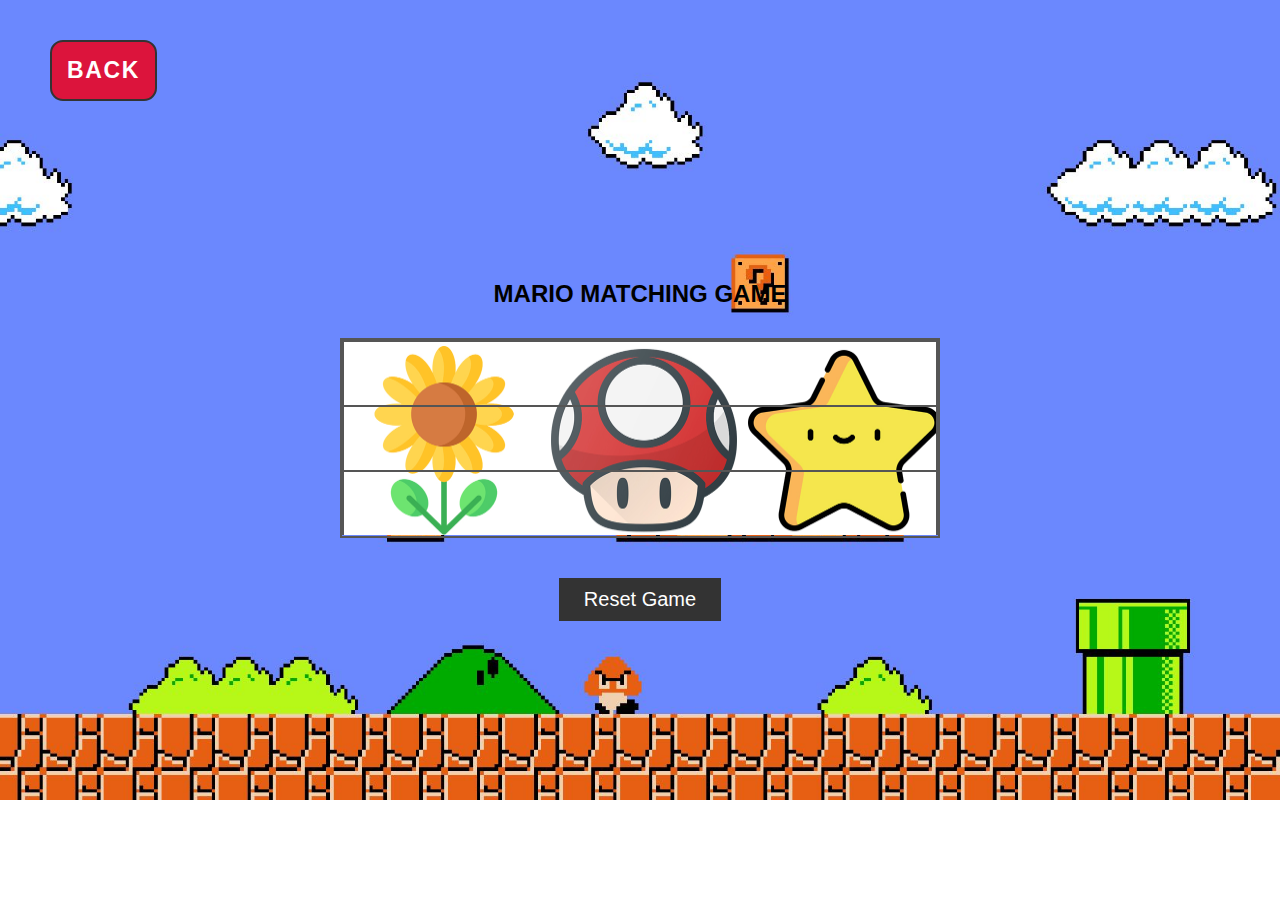
<file: mario matching/index.html>
<!DOCTYPE html>
<html>
<head>
    <meta charset="utf-8">
    <title>MATCHING GAME</title>
    <link rel="stylesheet" href="style.css">
</head>
<body style="background-image: url(bekgrn.jpg); background-repeat: no-repeat; background-size: 100%;">
    <a href="../index.html" class="back">BACK</a>
<h2>MARIO MATCHING GAME</h2>
<div class="box">
    <label>
        <input type="checkbox" class="checkbox" id="chk1">
        <i></i>
    </label>
    <label>
        <input type="checkbox" class="checkbox" id="chk2">
        <i></i>
    </label>
    <label>
        <input type="checkbox" class="checkbox" id="chk3">
        <i></i>
    </label>
</div>
<button class="reset">Reset Game</button>
<script>
    let chk1 = document.querySelector('#chk1');
    let chk2 = document.querySelector('#chk2');
    let chk3 = document.querySelector('#chk3');
    let reset = document.querySelector('.reset');

    chk1.onclick = function(){
        if (chk1.checked === true){
            chk1.disabled = 'true';
        }
    }
    chk2.onclick = function(){
        if (chk2.checked === true){
            chk2.disabled = 'true';
        }
    }
    chk3.onclick = function(){
        if (chk3.checked === true){
            chk3.disabled = 'true';
        }
    }

    reset.onclick = function(){
        chk1.disabled = false;
        chk1.checked = false;

        chk2.disabled = false;
        chk2.checked = false;

        chk3.disabled = false;
        chk3.checked = false;
    }
</script>
</body>
</html>
</file>
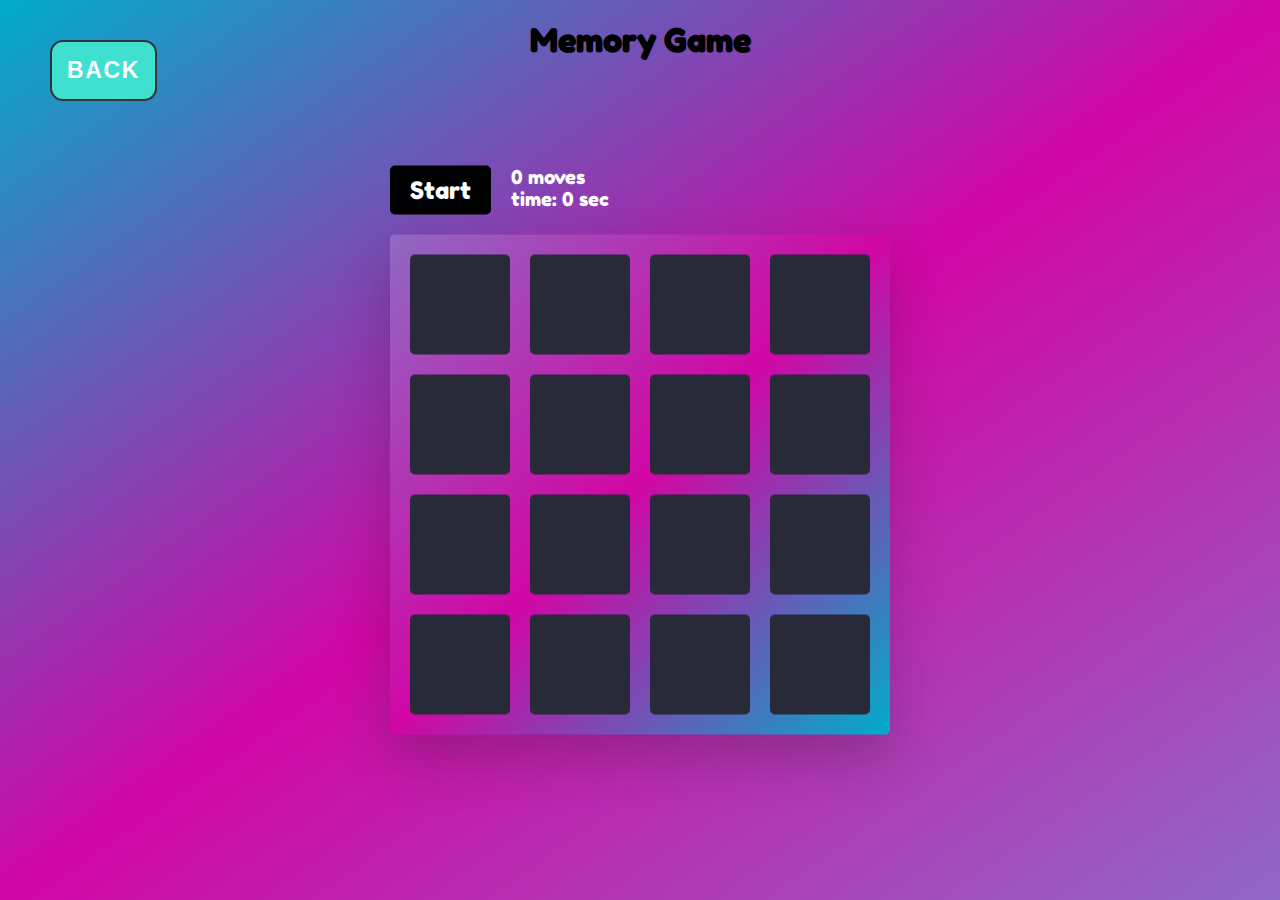
<file: memory game/index.html>
<!DOCTYPE html>
<html lang="en">
    <head>
        <meta charset="UTF-8">
        <meta http-equiv="X-UA-Compatible" content="IE=edge">
        <meta name="viewport" content="width=device-width, initial-scale=1.0">
        <title>Memory Game</title>
        <center>
            <h1 class="game-title">Memory Game</h1>
        </center>
        <link rel="stylesheet" href="assets/styles.css" />
        <script src="assets/game.js" defer></script>
    </head>
    <body>
        <a href="../index.html" class="back">BACK</a>
        <div class="game">
            <div class="controls">
                <button id="start-button">Start</button>
                <div class="stats">
                    <div class="moves">0 moves</div>
                    <div class="timer">time: 0 sec</div>
                </div>
            </div>
            <div class="board-container">
                <div class="board" data-dimension="4"></div>
                <div class="win">You win!</div>
            </div>
        </div>
    </body>
</html>
</file>
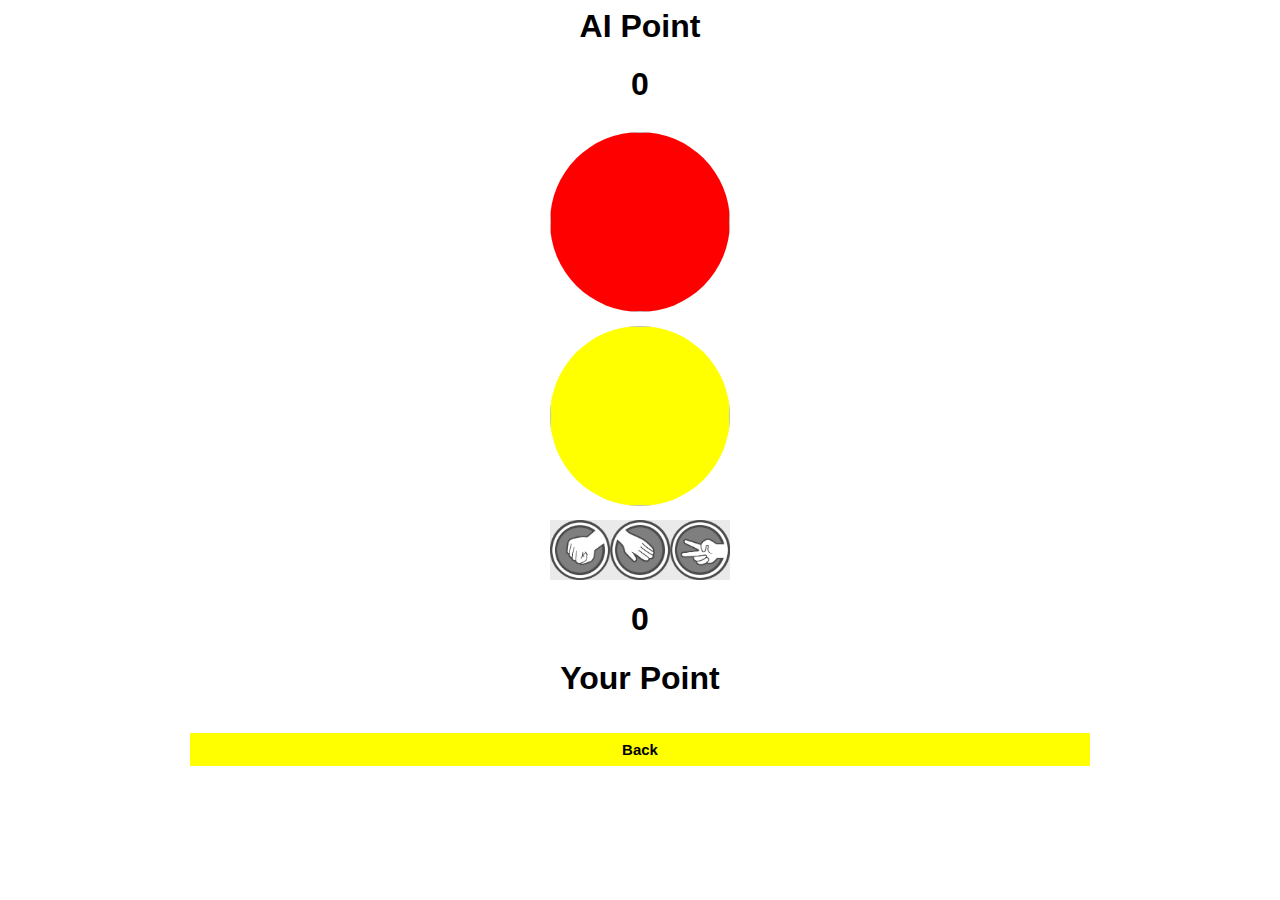
<file: rock paper/index.html>
<!DOCTYPE html>
<html lang="en">
<head>
    <meta charset="UTF-8">
    <meta name="viewport" content="width=device-width, initial-scale=1.0">
        <title>Rock Paper Scissors</title> 
        <link rel="stylesheet" href="style.css">
        <script src="main.js"></script>
        <link rel="stylesheet" href="https://cdnjs.cloudflare.com/ajax/libs/font-awesome/6.4.2/css/all.min.css" integrity="sha512-z3gLpd7yknf1YoNbCzqRKc4qyor8gaKU1qmn+CShxbuBusANI9QpRohGBreCFkKxLhei6S9CQXFEbbKuqLg0DA==" crossorigin="anonymous" referrerpolicy="no-referrer" />
    </head>

    <body>
        <h1 class="score">AI Point</h1>
        <i class="fa-solid fa-arrow-down"></i>
        <h1 id="opponent-score">0</h1>
        <img id="opponent-choice">
        <br>
        <img id="your-choice">
        <div id="choices">
        </div>
        
       
        <h1 id="your-score">0</h1>
        <i class="fa-solid fa-arrow-up"></i>
        <h1 class="score card">Your Point</h1>
        
        <div class="back">
        <a href="../index.html" class="btn" style="color: black; text-decoration: none; display: inline-block;">Back</a>
        </div>

    </body>
</html>
</file>
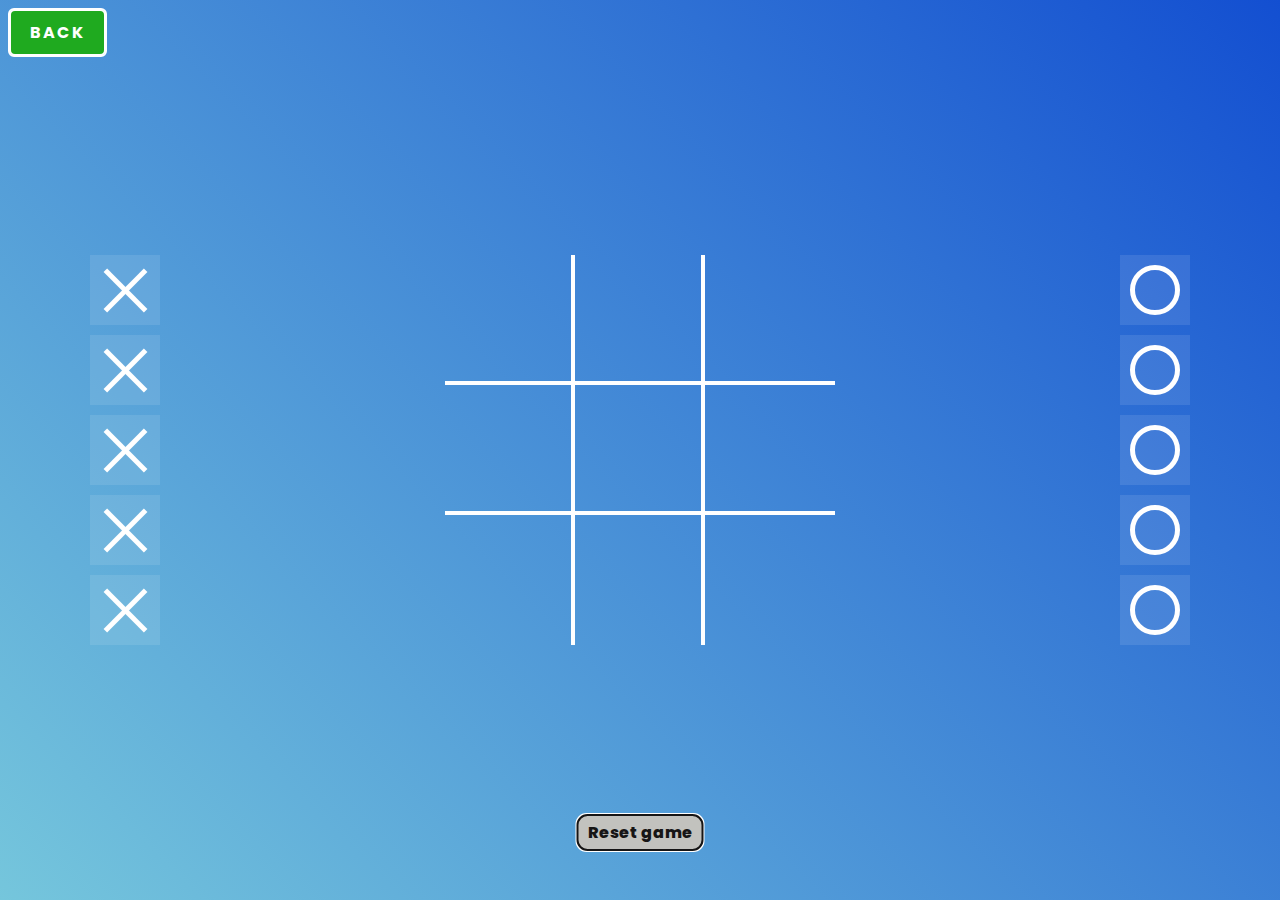
<file: tic tac toe/Tic-Tac-Toe.html>
<!DOCTYPE html>
<html lang="en">
<head>
    <meta charset="UTF-8">
    <meta name="viewport" content="width=device-width, initial-scale=1.0">
    <title>Tic-tac-Toe</title>
    <link rel="stylesheet" href="style.css">
    <link rel="icon" href="favicon.ico">
</head>
<body>
    <a class="back" href="../index.html" type="back" onclick="" style="text-decoration: none;">BACK</a>
    <!-- <p>DragBox</p> -->
    <div class="drag">
        <div class="dragbox">
            <div class="cross" draggable="true" ondragstart="drag(event)" id="cross1"></div>
        </div>
        <div class="dragbox">
            <div class="cross" draggable="true" ondragstart="drag(event)" id="cross2"></div>
        </div>
        <div class="dragbox">
            <div class="cross" draggable="true" ondragstart="drag(event)" id="cross3"></div>
        </div>
        <div class="dragbox">
            <div class="cross" draggable="true" ondragstart="drag(event)" id="cross4"></div>
        </div>
        <div class="dragbox">
            <div class="cross" draggable="true" ondragstart="drag(event)" id="cross5"></div>
        </div>
    </div>
    <!-- <p>Board</p> -->
    <div class="board">
        <div class="dropbox" ondrop="drop(event)" ondragover="allowDrop(event)"></div>
        <div class="dropbox" ondrop="drop(event)" ondragover="allowDrop(event)"></div>
        <div class="dropbox" ondrop="drop(event)" ondragover="allowDrop(event)"></div>
        <div class="dropbox" ondrop="drop(event)" ondragover="allowDrop(event)"></div>
        <div class="dropbox" ondrop="drop(event)" ondragover="allowDrop(event)"></div>
        <div class="dropbox" ondrop="drop(event)" ondragover="allowDrop(event)"></div>
        <div class="dropbox" ondrop="drop(event)" ondragover="allowDrop(event)"></div>
        <div class="dropbox" ondrop="drop(event)" ondragover="allowDrop(event)"></div>
        <div class="dropbox" ondrop="drop(event)" ondragover="allowDrop(event)"></div>
    </div>
    <!-- <p>Dragbox</p> -->
    <div class="drag">
        <div class="dragbox">
            <div class="circle" draggable="true" ondragstart="drag(event)" id="circle1"></div>
        </div>
        <div class="dragbox">
            <div class="circle" draggable="true" ondragstart="drag(event)" id="circle2"></div>
        </div>
        <div class="dragbox">
            <div class="circle" draggable="true" ondragstart="drag(event)" id="circle3"></div>
        </div>
        <div class="dragbox">
            <div class="circle" draggable="true" ondragstart="drag(event)" id="circle4"></div>
        </div>
        <div class="dragbox">
            <div class="circle" draggable="true" ondragstart="drag(event)" id="circle5"></div>
        </div>
    </div>

    <button class="reset" type="reset" onclick="resetGame()">Reset game</button>

    <script>
        function allowDrop(event){ //Allow drop an X or O elements into box.
            event.preventDefault();
        }
        function drag(event){ //Allowing elements to be dragged by the cursor.
            event.dataTransfer.setData("text", event.target.id);
        }
        function drop(event) {
          event.preventDefault();
          var data = event.dataTransfer.getData("text");
          var dropTarget = event.target;

         if (dropTarget.classList.contains('dropbox') && !dropTarget.hasChildNodes()) {
          dropTarget.appendChild(document.getElementById(data));
          dropTarget.style.display = "flex"; // This will center X and O elements to the dropbox.
          dropTarget.style.justifyContent = "center";
          dropTarget.style.alignItems = "center";
         }
        }
        function resetGame() { //If clicked, X and O elements will reset to their original pos.
            window.location.reload();
        }
    </script>
</body>
</html>
</file>
<file: mario matching/style.css>
body {
    font-family: 'Kanit', sans-serif;
font-family: 'Poppins', sans-serif;
}
*
{
    margin: 0;
    padding: 0;
    box-sizing: border-box;
    font-family: 'poppins', sans-serif;
}
.back {
    background-color: crimson;
    color: white;
    letter-spacing: 0.1rem;
    text-decoration: none;
    position: absolute;
    top: 40px;
    left: 50px;
    display: inline-block;
    padding: 15px;
    font-size: 23px;
    border-radius: 13px;
    transition: 0.3s;
    font-family: 'Segoe UI', Tahoma, Geneva, Verdana, sans-serif;
    font-weight: bold;
    border: 2px solid #333;
}

.back:hover {
    color: #333;
    transform: scale(0.9);
}
body
{
    display: flex;
    justify-content: center;
    align-items: center;
    min-height: 100vh;
    flex-direction: column;
}
h2
{
    margin-bottom: 30px;
    font-size: 2,5em;
}
.box
{
    position: relative;
    width: 600px;
    height: 200px;
    /* background: #000; */
    border: 2px solid #555;
    display: flex;
    justify-content: center;
    align-items: center;
    flex-direction: column;
}
.box label
{
    position: relative;
    width: 100%;
    height: 33.333%;
    border: 2px solid #555;
    border-bottom: none;
}
.box label input
{
    position: relative;
    appearance: none;
    z-index: 10;
}
.box label i 
{
    position: absolute;
    top: 0;
    left: 0;
    width: 100%;
    height: 100%;
    background-size: 600px;
}
.box label:nth-child(1) i
{
    background-image: url(01.jpg);
    animation: animate 0.5s steps(3) infinite;
}
.box label:nth-child(2) i
{
    background-image: url(02.jpg);
    animation: animate 0.4s steps(3) infinite;
}
.box label:nth-child(3) i
{
    background-image: url(03.jpg);
    animation: animate 0.7s steps(3) infinite;
}
@keyframes animate
{
    0%
    {
        background-position: 0px;
    }
    100%
    {
        background-position: 600px;
    }
}
.box label input:checked ~ i
{
    animation-play-state: paused;
}
.reset
{
    margin-top: 40px;
    border: none;
    font-size: 1.25em;
    padding: 10px 25px;
    background: #333;
    color: #fff;
}
.reset:active
{
    background: #d63c3c;
    transform: scale(0.95);
}
</file>
<file: memory game/assets/styles.css>
@font-face {
    font-family: Fredoka;
    src: url(./FredokaOne-Regular.ttf);
}

.back {
    background-color: turquoise;
    color: white;
    letter-spacing: 0.1rem;
    text-decoration: none;
    position: absolute;
    top: 40px;
    left: 50px;
    display: inline-block;
    padding: 15px;
    font-size: 23px;
    border-radius: 13px;
    transition: 0.3s;
    font-family: 'Segoe UI', Tahoma, Geneva, Verdana, sans-serif;
    font-weight: bold;
    border: 2px solid #333;
}

.back:hover {
    color: #333;
    transform: scale(0.9);
}

html {
    width: 100%;
    height: 100%;
    background: linear-gradient(325deg,  #9069c4 0%,#d106a5 50%,#01acca 100%);
    font-family: Fredoka;
}

.game {
    position: absolute;
    top: 50%;
    left: 50%;
    transform: translate(-50%, -50%);
}

.controls {
    display: flex;
    gap: 20px;
    margin-bottom: 20px;
}

button {
    background: #000000;
    color: #FFF;
    border-radius: 5px;
    padding: 10px 20px;
    border: 0;
    cursor: pointer;
    font-family: Fredoka;
    font-size: 18pt;
}

.disabled {
    color: #757575;
}

.stats {
    color: #FFF;
    font-size: 14pt;
}

.board-container {
    position: relative;
}

.board,
.win {
    border-radius: 5px;
    box-shadow: 0 25px 50px rgb(33 33 33 / 25%);
    background: linear-gradient(135deg,  #9069c4 0%,#d106a5 50%,#01acca 100%);
    transition: transform .6s cubic-bezier(0.4, 0.0, 0.2, 1);
    backface-visibility: hidden;
}

.board {
    padding: 20px;
    display: grid;
    grid-template-columns: repeat(4, auto);
    grid-gap: 20px;
}

.board-container.flipped .board {
    transform: rotateY(180deg) rotateZ(50deg);
}

.board-container.flipped .win {
    transform: rotateY(0) rotateZ(0);
}

.card {
    position: relative;
    width: 100px;
    height: 100px;
    cursor: pointer;
}

.card-front,
.card-back {
    position: absolute;
    border-radius: 5px;
    width: 100%;
    height: 100%;
    background: #282A3A;
    transition: transform .6s cubic-bezier(0.4, 0.0, 0.2, 1);
    backface-visibility: hidden;
}

.card-back {
    transform: rotateY(180deg) rotateZ(50deg);
    font-size: 28pt;
    user-select: none;
    text-align: center;
    line-height: 100px;
    background: #FDF8E6;
}

.card.flipped .card-front {
    transform: rotateY(180deg) rotateZ(50deg);
}

.card.flipped .card-back {
    transform: rotateY(0) rotateZ(0);
}

.win {
    position: absolute;
    top: 0;
    left: 0;
    width: 100%;
    height: 100%;
    text-align: center;
    background: #FDF8E6;
    transform: rotateY(180deg) rotateZ(50deg);
}

.win-text {
    position: absolute;
    top: 50%;
    left: 50%;
    transform: translate(-50%, -50%);
    font-size: 21pt;
    color: #282A3A;
}

.highlight {
    color: #6f00fc;
}
</file>
<file: rock paper/style.css>
body {
    font-family: Arial, Helvetica, sans-serif;
    text-align: center;
}

#opponent-choice {
    width: 180px;
    height: 180px;
    background-color: red;
    margin-top: 7px;
    border-radius: 50%;
}

#your-choice {
    width: 180px;
    height: 180px;
    background-color: yellow;
    margin-top: 10px;
    border-radius: 50%;
}

#choices {
    width: 180px;
    height: 60px;
    background-color: #eaeaea;
    margin: 0 auto;
    margin-top: 10px;
}

#choices img {
    width: 60px;
    height: 60px;
}

.score {
  margin: 5px;
}

.card {
  margin-bottom: 20px;
}

i {
  width: 100px;
}

.btn {
  background-color: yellow;
  margin-top: 16px;
  padding: 8px;
  cursor: pointer;
  border: none;
  width: 70%;
  font-weight: 750;
  font-size: 15px;
  height: 30%;
}

.btn:hover {
  background-color: black;
  color: white;
  transition: .2s ease-in-out
}
</file>
<file: tic tac toe/style.css>
@import url('https://fonts.googleapis.com/css2?family=Poppins:wght@200&display=swap');
*
{
    margin: 0;
    padding: 0;
    box-sizing: border-box;
    font-family: 'poppins','san-serif';
    justify-content: center;
}
body
{
    display: flex;
    justify-self: center;
    align-items: center;
    min-height: 100vh;
    background: linear-gradient(45deg,#75c6dc,#134fd1);
}
.board
{
    position: relative;
    display: grid;
    grid-template-columns: repeat(3,1fr);
    margin: 0 230px;
}
.board .dropbox
{
    position: relative;
    width: 130px;
    height: 130px;
    border-right: 4px solid #fff;
    border-bottom: 4px solid #fff;
}
.board .dropbox:nth-child(3),
.board .dropbox:nth-child(6),
.board .dropbox:nth-child(9)
{
    border-right: none;
}
.board .dropbox:nth-child(7),
.board .dropbox:nth-child(8),
.board .dropbox:nth-child(9)
{
    border-bottom: none;
}
.board .dropbox div
{
    pointer-events: none;
    scale: 1.3;
}
.drag
{
    position: relative;
    display:flex;
    justify-content: center;
    align-items: center;
    flex-direction: column;
    height: 420px;
    width: 100px;
    gap: 10px;
    margin: 0 40px;
    cursor: grab;
}
.drag .dragbox
{
    padding: 10px;
    background: rgba(255,255,255,0.1);
    transition: transform 0.3s;
}
.drag .dragbox:hover
{
    transform: scale(0.9);
    transition-delay: (3s);
    transition: transform 0.9s;
}
.cross
{
    position: relative;
    width: 50px;
    height: 50px;
    display: flex;
    justify-content: center;
    align-items: center;
}
.cross::before
{
    content: '';
    position: absolute;
    width: 5px;
    height: 57px;
    background: #fff;
    transform: rotate(45deg);
}
.cross::after
{
    content: '';
    position: absolute;
    width: 57px;
    height: 5px;
    background: #fff;
    transform: rotate(45deg);
}
.circle
{
    position: relative;
    width: 50px;
    height: 50px;
    border: 5px solid #fff;
    border-radius: 50%;
    justify-content: center;
    align-items: center;
} 
.reset
{
    position: absolute;
    bottom: 50px;
    left: 50%;
    -ms-transform: translateY(-50%);
    transform: translateX(-50%);
    padding: 5px 10px;
    border: none;
    font-weight: 750;
    outline: auto;
    border-radius: 10px;
    background: #c2c2be;
    color: #161515;
    font-size: 1em;
    cursor: pointer;
}
.reset:hover
{
    background-color: #252525;
    color: #c2c2be;
}
.back
{
    position: absolute;
    top: 10px;
    left: 10px;
    background-color: #1faa1f;
    color: #fff;
    border: none;
    font-weight: 700;
    letter-spacing: 2px;
    outline: auto;
    padding: 10px 20px;
    cursor: pointer;
    border-radius: 5px;
    transition: transform 0.3s;
}
.back:hover {
    background-color: #247524;
    transform: scale(0.9);
    transition-delay: (2s);
}
</file>
